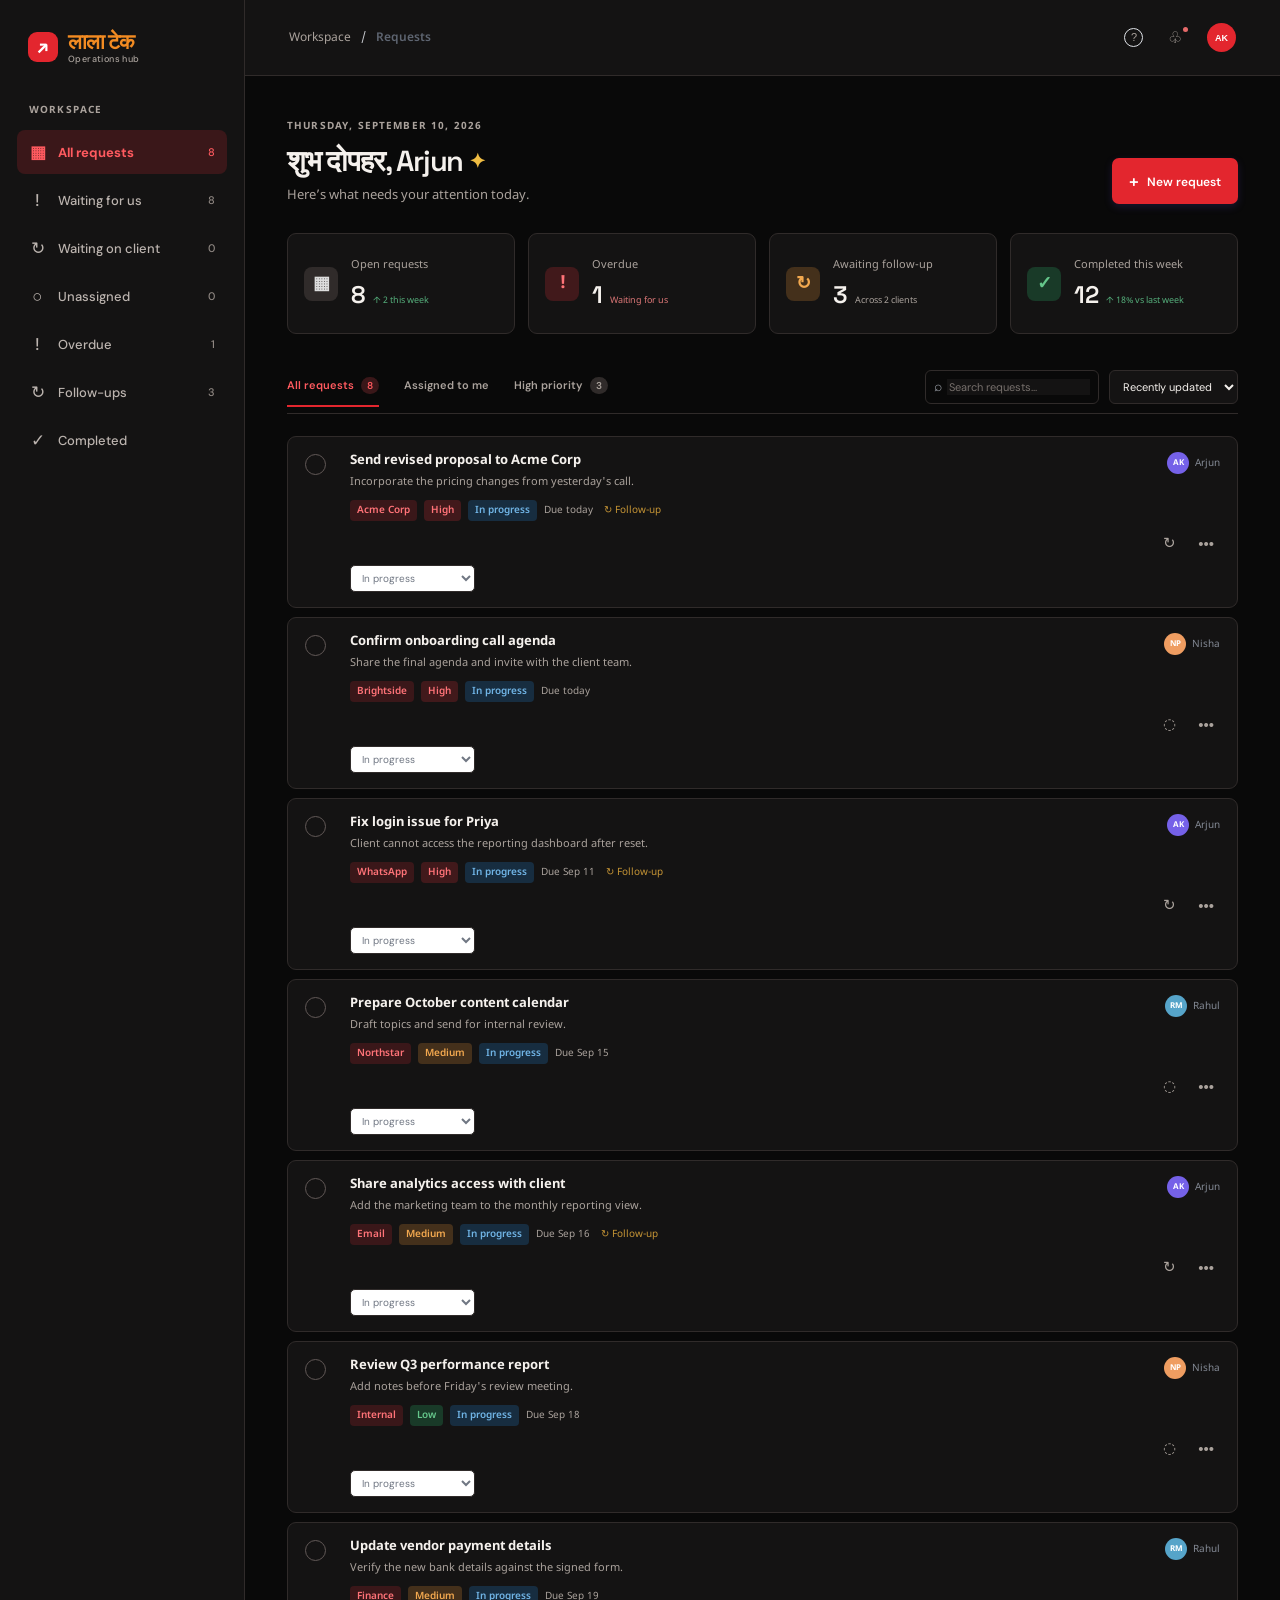
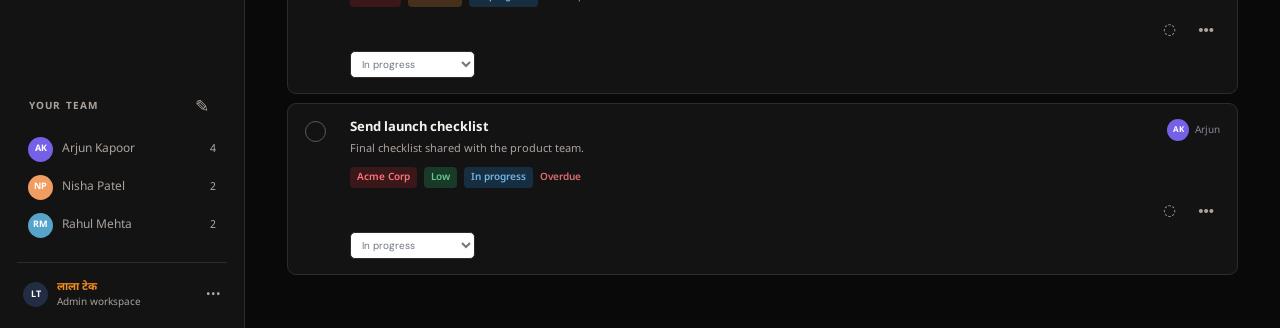
<file: lala-tech.c/index.html>
<!DOCTYPE html>
<html lang="en">
<head>
    <meta charset="UTF-8">
    <meta name="viewport" content="width=device-width, initial-scale=1.0">
    <title>लाला टेक | Operations hub</title>
    <link rel="preconnect" href="https://fonts.googleapis.com">
    <link rel="preconnect" href="https://fonts.gstatic.com" crossorigin>
    <link href="https://fonts.googleapis.com/css2?family=DM+Sans:wght@400;500;600;700&family=Noto+Sans+Devanagari:wght@400;500;600;700&family=Space+Grotesk:wght@500;600;700&display=swap" rel="stylesheet">
    <link rel="stylesheet" href="style.css">
</head>
<body>
    <div class="app-shell">
        <aside class="sidebar">
            <div class="brand">
                <div class="brand-mark">↗</div>
                <div><strong>लाला टेक</strong><span>Operations hub</span></div>
            </div>
            <div class="workspace-label">WORKSPACE</div>
            <nav class="main-nav" aria-label="Main navigation">
                <button class="nav-item active" data-view="inbox"><span>▦</span> All requests <b id="navCount">8</b></button>
                <button class="nav-item" data-view="waiting-us"><span>!</span> Waiting for us <b id="waitingUsCount">0</b></button>
                <button class="nav-item" data-view="waiting-client"><span>↻</span> Waiting on client <b id="waitingClientCount">0</b></button>
                <button class="nav-item" data-view="unassigned"><span>○</span> Unassigned <b id="unassignedCount">0</b></button>
                <button class="nav-item" data-view="overdue"><span>!</span> Overdue <b id="overdueCount">0</b></button>
                <button class="nav-item" data-view="followups"><span>↻</span> Follow-ups <b id="followupCount">3</b></button>
                <button class="nav-item" data-view="done"><span>✓</span> Completed</button>
            </nav>
            <div class="sidebar-bottom">
                <div class="team-title">YOUR TEAM <button class="icon-button" id="editTeamButton" title="Edit team names">✎</button></div>
                <div id="teamMembers"></div>
                <div class="profile"><i class="avatar dark">LT</i><span><strong class="brand-orange">लाला टेक</strong><small>Admin workspace</small></span><span class="more">•••</span></div>
            </div>
        </aside>

        <main class="main-content">
            <header class="topbar">
                <div class="breadcrumbs"><span>Workspace</span><b>/</b><strong>Requests</strong></div>
                <div class="top-actions">
                    <button class="help-button" title="Help">?</button>
                    <button class="notification-button" title="Notifications">♧<i></i></button>
                    <button class="user-avatar" id="userAvatar">AK</button>
                </div>
            </header>

            <section class="content">
                <div class="page-heading">
                    <div>
                        <p class="eyebrow">THURSDAY, SEPTEMBER 10, 2026</p>
                        <h1 id="pageTitle">शुभ दोपहर, Arjun <span>✦</span></h1>
                        <p class="subheading">Here’s what needs your attention today.</p>
                    </div>
                    <button class="primary-button" id="openFormButton"><span>+</span> New request</button>
                </div>

                <div class="stats-grid">
                    <article class="stat-card"><div class="stat-icon ink">▦</div><div><span>Open requests</span><strong id="openStat">8</strong><small class="positive">↑ 2 this week</small></div></article>
                    <article class="stat-card"><div class="stat-icon red">!</div><div><span>Overdue</span><strong id="dueStat">2</strong><small class="negative">Waiting for us</small></div></article>
                    <article class="stat-card"><div class="stat-icon yellow">↻</div><div><span>Awaiting follow-up</span><strong id="followStat">3</strong><small>Across 2 clients</small></div></article>
                    <article class="stat-card"><div class="stat-icon green">✓</div><div><span>Completed this week</span><strong id="completedStat">12</strong><small class="positive">↑ 18% vs last week</small></div></article>
                </div>

                <div class="toolbar">
                    <div class="view-tabs"><button class="tab active" data-filter="all">All requests <span id="allCount">8</span></button><button class="tab" data-filter="mine">Assigned to me</button><button class="tab" data-filter="high">High priority <span id="highCount">3</span></button></div>
                    <div class="toolbar-actions"><label class="search"><span>⌕</span><input id="searchInput" type="search" placeholder="Search requests..."></label><select id="sortSelect" aria-label="Sort requests"><option value="updated">Recently updated</option><option value="due">Due date</option><option value="priority">Priority</option></select></div>
                </div>

                <div class="request-list" id="requestList"></div>
                <div class="empty-state hidden" id="emptyState"><div>⌕</div><h3>No requests found</h3><p>Try a different filter or add a new request.</p></div>
            </section>
        </main>
    </div>

    <div class="modal-backdrop hidden" id="modalBackdrop">
        <form class="request-modal" id="requestForm">
            <button type="button" class="close-button" id="closeFormButton" aria-label="Close">×</button>
            <p class="eyebrow">ADD TO WORKSPACE</p><h2>Create a request</h2><p class="modal-subtitle">Capture it once, keep everyone aligned.</p>
            <label>Request title <input name="title" required placeholder="e.g. Send revised proposal to Acme"></label>
            <label>Details <textarea name="details" required placeholder="Add useful context, links, or next steps"></textarea></label>
            <div class="form-row"><label>Client / source <input name="client" required placeholder="Client or channel"></label><label>Due date <input name="due" type="date" required></label></div>
            <div class="form-row"><label>Assignee <select name="assignee"></select></label><label>Priority <select name="priority"><option value="high">High</option><option value="medium" selected>Medium</option><option value="low">Low</option></select></label></div>
            <label>Starting status <select name="status"><option value="needs_clarification" selected>Needs clarification</option><option value="ready_to_assign">Ready to assign</option><option value="in_progress">In progress</option><option value="waiting_client">Waiting on client</option></select></label>
            <button class="primary-button full" type="submit">Create request <span>→</span></button>
        </form>
    </div>
    <div class="modal-backdrop hidden" id="teamModalBackdrop">
        <form class="request-modal team-modal" id="teamForm">
            <button type="button" class="close-button" id="closeTeamButton" aria-label="Close">×</button>
            <p class="eyebrow">WORKSPACE SETTINGS</p><h2>Edit team names</h2><p class="modal-subtitle">These names will appear in the team list and assignee options.</p>
            <label>Team member 1 <input name="member1" required></label>
            <label>Team member 2 <input name="member2" required></label>
            <label>Team member 3 <input name="member3" required></label>
            <button class="primary-button full" type="submit">Save team names <span>✓</span></button>
        </form>
    </div>
    <script src="script.js"></script>
</body>
</html>
</file>
<file: lala-tech.c/style.css>
:root{--ink:#19202c;--muted:#89909e;--line:#e9ebef;--purple:#6d54e8;--soft-purple:#f0edff;--bg:#f8f9fb}
*{box-sizing:border-box}body{margin:0;color:var(--ink);background:var(--bg);font-family:"DM Sans",sans-serif;font-size:14px}.app-shell{display:flex;min-height:100vh}.sidebar{width:245px;background:#fff;border-right:1px solid var(--line);padding:28px 17px 19px;display:flex;flex-direction:column}.brand{display:flex;align-items:center;gap:10px;padding:0 11px 39px;font-family:"Space Grotesk"}.brand-mark{width:30px;height:30px;border-radius:9px;background:var(--purple);color:#fff;display:grid;place-items:center;font-size:19px;font-weight:bold}.brand strong{font-size:21px;letter-spacing:-1px;display:block}.brand span{display:block;font:500 9px "DM Sans";color:#999;letter-spacing:.4px;margin-top:-2px}.workspace-label,.team-title,.eyebrow{font-size:10px;font-weight:700;letter-spacing:1.15px;color:#a2a7b1}.workspace-label{padding:0 12px 13px}.main-nav{display:grid;gap:4px}.nav-item{border:0;background:transparent;text-align:left;border-radius:8px;padding:11px 12px;color:#78808e;font:500 13px "DM Sans";cursor:pointer;display:flex;align-items:center;gap:12px}.nav-item span{font-size:17px;width:17px;text-align:center}.nav-item b{margin-left:auto;font-size:11px;font-weight:500;color:#a6abb3}.nav-item.active{background:var(--soft-purple);color:var(--purple);font-weight:700}.nav-item.active b{color:var(--purple)}.sidebar-bottom{margin-top:auto}.team-title{display:flex;align-items:center;padding:0 12px 12px}.icon-button{border:0;background:transparent;color:#9da3ad;font-size:17px;margin-left:auto;cursor:pointer}.teammate{height:38px;display:flex;align-items:center;padding:3px 11px;gap:9px;color:#555d6a;font-size:12px}.teammate em{font-style:normal;margin-left:auto;color:#a2a7b1;font-size:11px}.avatar,.user-avatar{font-style:normal;width:25px;height:25px;border-radius:50%;display:inline-grid;place-items:center;color:#fff;font-size:9px;font-weight:bold}.purple{background:#7561e8}.orange{background:#ef9d61}.blue{background:#56a4c9}.dark{background:#222c42}.profile{border-top:1px solid var(--line);margin-top:18px;padding:17px 6px 0;display:flex;align-items:center;gap:9px}.profile strong,.profile small{display:block}.profile strong{font-size:11px}.profile small{font-size:10px;color:#a0a5af;margin-top:2px}.more{margin-left:auto;color:#a4a9b2;font-size:12px}.main-content{flex:1;min-width:0}.topbar{height:76px;background:#fff;border-bottom:1px solid var(--line);padding:0 44px;display:flex;align-items:center;justify-content:space-between}.breadcrumbs{color:#9da3af;font-size:12px}.breadcrumbs b{font-weight:400;margin:0 10px;color:#c8cbd0}.breadcrumbs strong{color:#5e6571;font-weight:600}.top-actions{display:flex;align-items:center;gap:19px}.help-button,.notification-button{border:0;background:transparent;color:#8a909a;font-size:16px;cursor:pointer}.help-button{border:1px solid #dfe2e7;border-radius:50%;width:19px;height:19px;line-height:15px;font-size:11px}.notification-button{position:relative}.notification-button i{position:absolute;width:5px;height:5px;border-radius:50%;background:#e66a6a;top:0;right:0}.user-avatar{border:0;background:#7561e8;width:29px;height:29px;cursor:pointer}.content{max-width:1160px;margin:0 auto;padding:44px 42px}.page-heading{display:flex;justify-content:space-between;align-items:flex-end;margin-bottom:29px}.eyebrow{margin:0 0 9px}.page-heading h1{font:600 29px "Space Grotesk";letter-spacing:-1.2px;margin:0}.page-heading h1 span{color:#f0bd43;font-size:20px;vertical-align:3px}.subheading{color:#9298a3;margin:8px 0 0;font-size:13px}.primary-button{border:0;border-radius:7px;background:var(--purple);color:#fff;padding:12px 17px;font:600 12px "DM Sans";box-shadow:0 3px 8px #6d54e82b;cursor:pointer}.primary-button:hover{background:#5941d2}.primary-button span{font-size:17px;vertical-align:-1px;margin-right:5px}.stats-grid{display:grid;grid-template-columns:repeat(4,1fr);gap:13px;margin-bottom:36px}.stat-card{background:#fff;border:1px solid var(--line);border-radius:9px;padding:17px 16px;display:flex;align-items:center;gap:13px;min-height:101px}.stat-icon{width:34px;height:34px;border-radius:8px;display:grid;place-items:center;font-size:18px;font-weight:bold}.stat-icon.ink{background:#edf0f5;color:#5b6471}.stat-icon.red{background:#fff0f0;color:#e27676}.stat-icon.yellow{background:#fff8e8;color:#e4ae40}.stat-icon.green{background:#ecf9f1;color:#55ae7b}.stat-card span{display:block;color:#9298a3;font-size:11px;margin-bottom:7px}.stat-card strong{font:600 24px "Space Grotesk";display:inline-block;margin-right:7px}.stat-card small{font-size:9px;color:#a2a6ae}.stat-card small.positive{color:#55ae7b}.stat-card small.negative{color:#dc7777}.toolbar{display:flex;align-items:center;justify-content:space-between;border-bottom:1px solid var(--line);padding-bottom:0}.view-tabs{display:flex;gap:25px}.tab{position:relative;border:0;background:transparent;padding:0 0 14px;color:#969ca7;font:600 11px "DM Sans";cursor:pointer}.tab span{font-size:10px;background:#eceef2;border-radius:10px;padding:2px 6px;margin-left:4px}.tab.active{color:var(--purple)}.tab.active:after{content:"";height:2px;background:var(--purple);position:absolute;bottom:-1px;left:0;right:0}.tab.active span{background:var(--soft-purple);color:var(--purple)}.toolbar-actions{display:flex;gap:10px;margin-bottom:9px}.search{width:174px;border:1px solid var(--line);border-radius:6px;display:flex;align-items:center;padding:0 8px;gap:5px;color:#a6abb3}.search input{border:0;outline:0;width:100%;font:11px "DM Sans"}.toolbar select{border:1px solid var(--line);border-radius:6px;background:#fff;color:#707783;padding:8px 9px;font:11px "DM Sans"}.request-list{padding-top:13px}.request-card{background:#fff;border:1px solid var(--line);border-radius:9px;margin:9px 0;padding:15px 17px;display:grid;grid-template-columns:33px 1fr auto;gap:12px;align-items:start;transition:.15s}.request-card:hover{border-color:#d2ccfa;box-shadow:0 5px 15px #6d54e80c}.request-check{width:21px;height:21px;border-radius:50%;border:1px solid #c9ced6;background:white;color:white;cursor:pointer;margin-top:2px}.request-check:hover{border-color:var(--purple)}.request-card.is-done .request-check{background:#60b988;border-color:#60b988}.request-card.is-done .request-title{text-decoration:line-through;color:#9298a3}.request-main{min-width:0}.request-title{font-size:13px;font-weight:700;margin:0 0 6px}.request-details{font-size:11px;color:#858c98;margin:0 0 11px;white-space:nowrap;overflow:hidden;text-overflow:ellipsis}.meta{display:flex;align-items:center;gap:7px;flex-wrap:wrap}.tag{font-size:10px;padding:4px 7px;border-radius:4px;font-weight:600}.tag.client{background:#f1efff;color:#705be1}.tag.high{background:#fff0f0;color:#dc7777}.tag.medium{background:#fff8e9;color:#c28f31}.tag.low{background:#eff8f2;color:#58a479}.meta-date{font-size:10px;color:#969ca6}.meta-date.overdue{color:#db6c6c;font-weight:600}.assignee{display:flex;align-items:center;gap:6px;color:#848a95;font-size:10px;justify-content:flex-end}.assignee .avatar{width:22px;height:22px;font-size:8px}.card-menu{grid-column:3;display:flex;justify-content:flex-end;gap:10px;align-items:center}.card-menu button{border:0;background:transparent;color:#a9aeb6;cursor:pointer;font-size:15px}.followup-label{color:#c59435;font-size:10px;margin-left:4px}.empty-state{text-align:center;padding:65px 20px;color:#8e95a1}.empty-state div{font-size:32px}.empty-state h3{color:#4e5561;margin:8px 0}.empty-state p{margin:0}.hidden{display:none!important}.modal-backdrop{position:fixed;inset:0;background:#1b203055;display:grid;place-items:center;padding:20px;z-index:5}.request-modal{position:relative;background:#fff;width:min(530px,100%);border-radius:12px;padding:30px;box-shadow:0 20px 60px #20283c35}.close-button{position:absolute;right:20px;top:17px;border:0;background:transparent;color:#a1a6af;font-size:23px;cursor:pointer}.request-modal h2{font:600 24px "Space Grotesk";margin:0 0 5px}.modal-subtitle{color:#9298a3;font-size:12px;margin:0 0 24px}.request-modal label{display:block;color:#5b6370;font-size:11px;font-weight:600;margin-bottom:15px}.request-modal input,.request-modal textarea,.request-modal select{display:block;width:100%;border:1px solid #dfe2e7;border-radius:6px;padding:10px;margin-top:7px;font:12px "DM Sans";color:#4d5561;background:#fff;outline-color:var(--purple)}.request-modal textarea{height:72px;resize:vertical}.form-row{display:grid;grid-template-columns:1fr 1fr;gap:13px}.full{width:100%;margin-top:7px}.full span{float:right;margin:0;font-size:15px}
.status-pill{font-size:10px;padding:4px 7px;border-radius:4px;font-weight:600;background:#f1efff;color:#705be1}.status-needs_clarification{background:#fff4e7;color:#c48734}.status-ready_to_assign{background:#f1efff;color:#705be1}.status-in_progress{background:#edf5ff;color:#4f83b8}.status-waiting_client{background:#fff8e8;color:#bd8d32}.status-done{background:#ecf9f1;color:#58a479}.unassigned-label{font-size:10px;color:#c47d50;font-weight:600}.status-select{grid-column:2;justify-self:start;border:1px solid var(--line);border-radius:5px;background:#fff;color:#707783;padding:5px 7px;font:10px "DM Sans";cursor:pointer}
@media(max-width:850px){.sidebar{width:205px}.content{padding:35px 22px}.topbar{padding:0 22px}.stats-grid{grid-template-columns:repeat(2,1fr)}}@media(max-width:620px){.sidebar{display:none}.content{padding:28px 16px}.page-heading{align-items:flex-start;gap:18px;flex-direction:column}.page-heading h1{font-size:25px}.toolbar{align-items:flex-start;gap:13px;flex-direction:column}.toolbar-actions{width:100%}.search{flex:1}.stats-grid{gap:8px}.stat-card{padding:13px 10px}.stat-card strong{font-size:20px}.request-card{grid-template-columns:28px 1fr}.card-menu{grid-column:2;justify-content:flex-start;margin-top:-7px}.assignee{grid-column:2;grid-row:1;justify-content:flex-end}.status-select{grid-column:2}.form-row{grid-template-columns:1fr}}

/* Lala Tech visual theme */
:root{--ink:#f5f1ed;--muted:#aaa29c;--line:#302b2a;--purple:#e3262e;--soft-purple:#3a1719;--bg:#090909}
body{background:#090909;color:#f5f1ed;font-family:"Noto Sans Devanagari","DM Sans",sans-serif}
.sidebar,.topbar,.stat-card,.request-card,.request-modal,.toolbar select,.search input,.request-modal input,.request-modal textarea,.request-modal select{background:#141313;color:#f5f1ed}
.sidebar,.topbar,.stat-card,.request-card,.search,.toolbar select,.request-modal input,.request-modal textarea,.request-modal select{border-color:#302b2a}
.brand strong,.brand-orange{color:#f28b22}.brand span,.workspace-label,.team-title,.eyebrow,.breadcrumbs,.subheading,.stat-card span,.stat-card small,.meta-date,.request-details,.teammate,.profile small{color:#aaa29c}.brand-mark,.primary-button,.user-avatar{background:#e3262e}.primary-button:hover{background:#b91c24}.nav-item{color:#bcb4af}.nav-item.active{background:#3a1719;color:#ff5a5f}.nav-item.active b{color:#ff5a5f}.nav-item b{color:#8f8782}.tab{color:#aaa29c}.tab.active{color:#ff5a5f}.tab.active:after{background:#e3262e}.tab span{background:#302b2a}.tab.active span{background:#3a1719;color:#ff5a5f}.stat-icon.ink{background:#302b2a;color:#ddd}.stat-icon.red{background:#41191b;color:#ff7378}.stat-icon.yellow{background:#44301b;color:#f2a84f}.stat-icon.green{background:#193a28;color:#65c68b}.tag.client,.status-ready_to_assign,.status-needs_clarification{background:#3a1719;color:#ff7378}.tag.high{background:#41191b;color:#ff7378}.tag.medium{background:#44301b;color:#f2a84f}.tag.low,.status-done{background:#193a28;color:#65c68b}.status-in_progress{background:#172d40;color:#70b4e5}.status-waiting_client{background:#44301b;color:#f2a84f}.request-card:hover{border-color:#a51f25;box-shadow:0 5px 15px #e3262e18}.request-check{background:#141313;border-color:#625957}.request-card.is-done .request-check{background:#3d9d68;border-color:#3d9d68}.close-button,.help-button,.notification-button,.icon-button,.card-menu button{color:#aaa29c}.empty-state h3{color:#f5f1ed}.modal-backdrop{background:#000b}.request-modal{box-shadow:0 20px 60px #000}.profile{border-color:#302b2a}.request-modal label{color:#d3cbc5}.search input::placeholder,.request-modal input::placeholder,.request-modal textarea::placeholder{color:#77706c}
</file>
